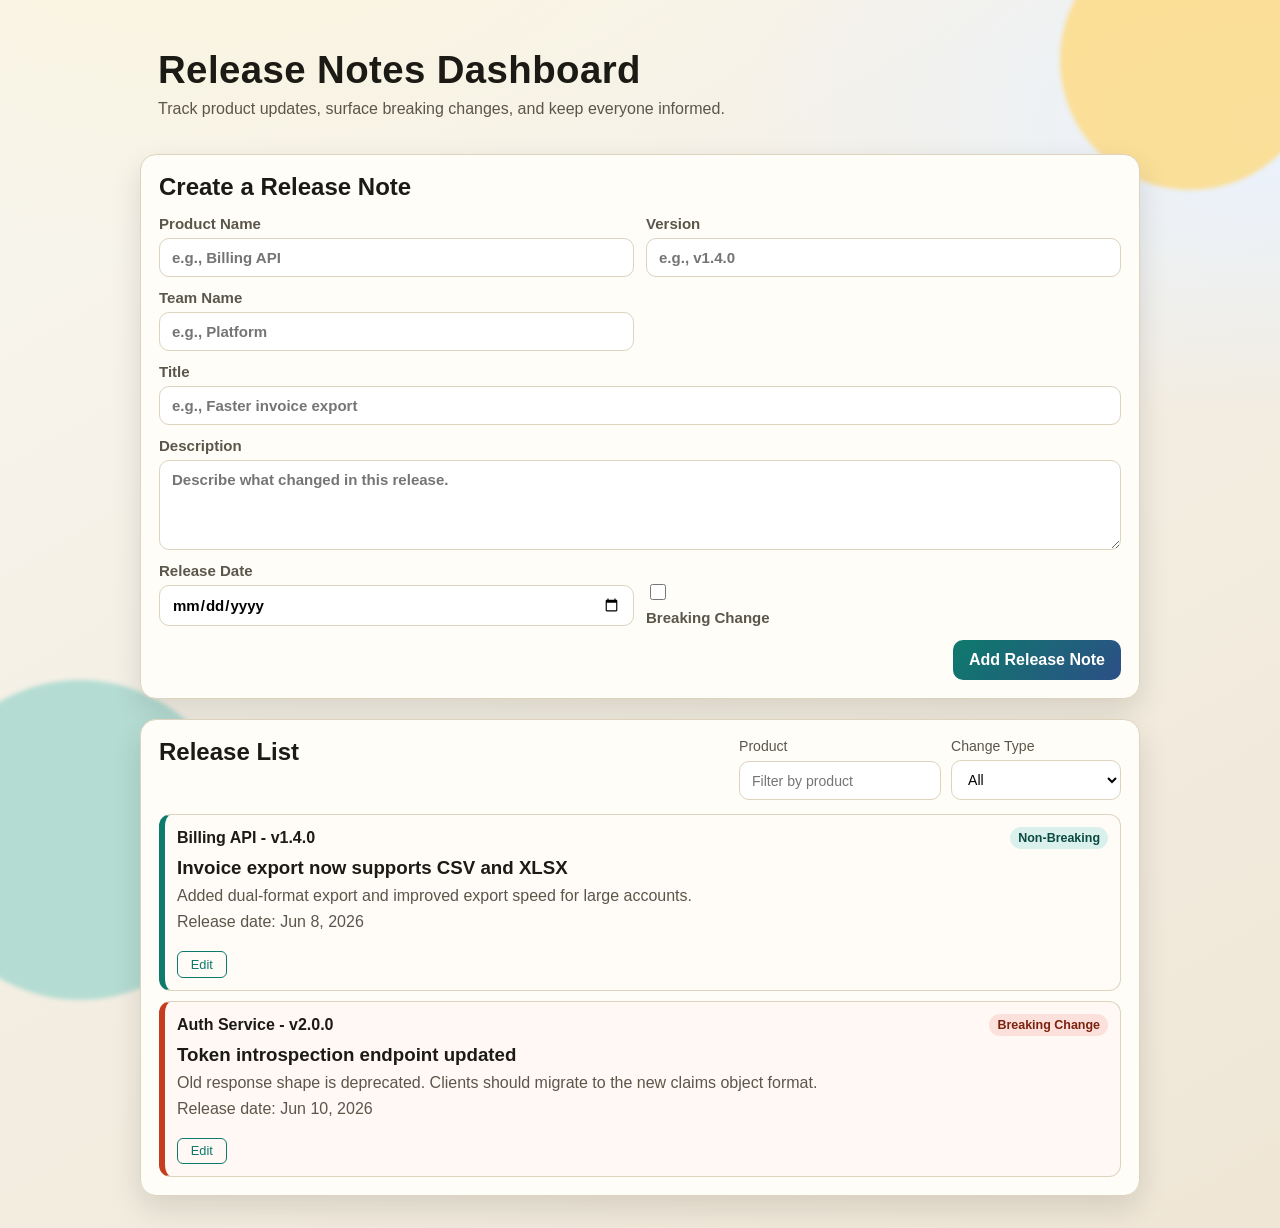
<file: product_release_dashboard/index.html>
<!DOCTYPE html>
<html lang="en">
<head>
  <meta charset="UTF-8" />
  <meta name="viewport" content="width=device-width, initial-scale=1.0" />
  <title>Release Notes Dashboard</title>
  <link rel="stylesheet" href="styles.css" />
</head>
<body>
  <div class="bg-shape bg-shape-1" aria-hidden="true"></div>
  <div class="bg-shape bg-shape-2" aria-hidden="true"></div>

  <main class="container">
    <header class="hero">
      <h1>Release Notes Dashboard</h1>
      <p>Track product updates, surface breaking changes, and keep everyone informed.</p>
    </header>

    <section class="panel" aria-labelledby="create-release-title">
      <h2 id="create-release-title">Create a Release Note</h2>
      <form id="release-form" class="release-form">
        <div id="form-error-summary" class="form-error-summary" role="alert" hidden></div>
        <div class="form-grid">
          <label>
            Product Name
            <input type="text" id="product" name="product" placeholder="e.g., Billing API" aria-describedby="product-error" required />
            <span class="field-error" id="product-error" hidden></span>
          </label>

          <label>
            Version
            <input type="text" id="version" name="version" placeholder="e.g., v1.4.0" aria-describedby="version-error" required />
            <span class="field-error" id="version-error" hidden></span>
          </label>

          <label>
            Team Name
            <input type="text" id="teamName" name="teamName" placeholder="e.g., Platform" />
          </label>

          <label class="span-2">
            Title
            <input type="text" id="title" name="title" placeholder="e.g., Faster invoice export" aria-describedby="title-error" required />
            <span class="field-error" id="title-error" hidden></span>
          </label>

          <label class="span-2">
            Description
            <textarea id="description" name="description" rows="4" placeholder="Describe what changed in this release." aria-describedby="description-error" required></textarea>
            <span class="field-error" id="description-error" hidden></span>
          </label>

          <label>
            Release Date
            <input type="date" id="releaseDate" name="releaseDate" aria-describedby="releaseDate-error" required />
            <span class="field-error" id="releaseDate-error" hidden></span>
          </label>

          <label class="checkbox-row">
            <input type="checkbox" id="breaking" name="breaking" />
            Breaking Change
          </label>
        </div>

        <div class="form-actions">
          <button type="button" id="cancel-edit-btn" class="btn-cancel hidden">Cancel</button>
          <button type="submit" id="submit-btn">Add Release Note</button>
        </div>
      </form>
    </section>

    <section class="panel" aria-labelledby="release-list-title">
      <div class="panel-head">
        <h2 id="release-list-title">Release List</h2>
        <div class="filters">
          <label>
            Product
            <input type="text" id="product-filter" placeholder="Filter by product" />
          </label>
          <label>
            Change Type
            <select id="breaking-filter">
              <option value="all">All</option>
              <option value="breaking">Breaking only</option>
              <option value="non-breaking">Non-breaking only</option>
            </select>
          </label>
        </div>
      </div>

      <div id="release-list" class="release-list" aria-live="polite"></div>
    </section>
  </main>

  <template id="release-card-template">
    <article class="release-card">
      <div class="card-top">
        <p class="product-version"></p>
        <span class="badge"></span>
      </div>
      <h3 class="release-title"></h3>
      <p class="release-description"></p>
      <p class="release-date"></p>
      <div class="card-actions">
        <button type="button" class="btn-edit" data-action="edit">Edit</button>
      </div>
    </article>
  </template>

  <script src="script.js"></script>
</body>
</html>
</file>
<file: product_release_dashboard/styles.css>
:root {
  --bg-1: #f8f6ef;
  --bg-2: #efe6d6;
  --surface: #fffdf8;
  --text: #1c1a14;
  --muted: #5b564a;
  --accent: #0e7a6c;
  --accent-2: #2c4f86;
  --danger: #c63c1f;
  --border: #ddd3bf;
  --shadow: 0 12px 30px rgba(20, 18, 12, 0.12);
}

* {
  box-sizing: border-box;
}

body {
  margin: 0;
  min-height: 100vh;
  color: var(--text);
  font-family: "Segoe UI", Tahoma, Geneva, Verdana, sans-serif;
  background: radial-gradient(1100px 600px at 15% -10%, #faf4dc 0%, transparent 65%),
              radial-gradient(900px 500px at 100% 10%, #e9f2ff 0%, transparent 60%),
              linear-gradient(150deg, var(--bg-1), var(--bg-2));
  position: relative;
  overflow-x: hidden;
}

.bg-shape {
  position: fixed;
  z-index: -1;
  border-radius: 999px;
  filter: blur(2px);
  opacity: 0.75;
}

.bg-shape-1 {
  width: 260px;
  height: 260px;
  background: #ffd878;
  top: -70px;
  right: -40px;
  transform: rotate(16deg);
}

.bg-shape-2 {
  width: 320px;
  height: 320px;
  background: #9fd6cd;
  bottom: -100px;
  left: -80px;
}

.container {
  width: min(1000px, 92vw);
  margin: 32px auto;
  display: grid;
  gap: 20px;
}

.hero {
  padding: 16px 18px;
}

.hero h1 {
  margin: 0 0 8px;
  font-size: clamp(1.8rem, 3vw, 2.6rem);
  letter-spacing: 0.4px;
}

.hero p {
  margin: 0;
  color: var(--muted);
}

.panel {
  background: var(--surface);
  border: 1px solid var(--border);
  border-radius: 16px;
  padding: 18px;
  box-shadow: var(--shadow);
}

.panel h2 {
  margin-top: 0;
  margin-bottom: 14px;
}

.release-form {
  display: grid;
  gap: 14px;
}

.form-grid {
  display: grid;
  grid-template-columns: repeat(2, minmax(0, 1fr));
  gap: 12px;
}

.form-grid label {
  display: grid;
  gap: 6px;
  color: var(--muted);
  font-weight: 600;
  font-size: 0.94rem;
}

.span-2 {
  grid-column: span 2;
}

input,
textarea,
select,
button {
  font: inherit;
}

input[type="text"],
input[type="date"],
textarea,
select {
  width: 100%;
  border: 1px solid var(--border);
  border-radius: 10px;
  padding: 10px 12px;
  background: #fff;
}

input:focus,
textarea:focus,
select:focus {
  outline: 2px solid #8fcfc4;
  border-color: var(--accent);
}

.checkbox-row {
  display: flex;
  align-items: center;
  gap: 8px;
  align-self: end;
}

.checkbox-row input {
  width: 16px;
  height: 16px;
}

.form-actions {
  display: flex;
  justify-content: flex-end;
}

button {
  border: 0;
  border-radius: 10px;
  padding: 11px 16px;
  color: #fff;
  background: linear-gradient(130deg, var(--accent), var(--accent-2));
  cursor: pointer;
  font-weight: 700;
  transition: transform 0.15s ease, filter 0.2s ease;
}

button:hover {
  transform: translateY(-1px);
  filter: brightness(1.03);
}

.panel-head {
  display: flex;
  justify-content: space-between;
  align-items: flex-start;
  gap: 14px;
  flex-wrap: wrap;
}

.filters {
  display: flex;
  gap: 10px;
  flex-wrap: wrap;
}

.filters label {
  display: grid;
  gap: 6px;
  font-size: 0.88rem;
  color: var(--muted);
  min-width: 170px;
}

.release-list {
  margin-top: 14px;
  display: grid;
  gap: 10px;
}

.release-card {
  border: 1px solid var(--border);
  border-left: 6px solid var(--accent);
  border-radius: 12px;
  background: #fffcf7;
  padding: 12px;
  display: grid;
  gap: 8px;
}

.release-card.breaking {
  border-left-color: var(--danger);
  background: #fff8f5;
}

.card-top {
  display: flex;
  justify-content: space-between;
  align-items: center;
  gap: 12px;
}

.product-version {
  margin: 0;
  font-weight: 700;
}

.badge {
  border-radius: 999px;
  padding: 4px 8px;
  font-size: 0.78rem;
  font-weight: 700;
}

.badge.breaking {
  background: #fce0db;
  color: #7b220f;
}

.badge.safe {
  background: #d9f0ec;
  color: #0a4a41;
}

.release-title {
  margin: 0;
}

.release-description,
.release-date {
  margin: 0;
  color: var(--muted);
}

.empty-state {
  margin: 0;
  color: var(--muted);
  border: 1px dashed var(--border);
  border-radius: 10px;
  padding: 14px;
  text-align: center;
}

@media (max-width: 760px) {
  .container {
    width: min(1000px, 95vw);
    margin: 18px auto;
  }

  .form-grid {
    grid-template-columns: 1fr;
  }

  .span-2 {
    grid-column: auto;
  }

  .form-actions {
    justify-content: stretch;
  }

  .form-actions button {
    width: 100%;
  }
}

/* Edit feature */
.card-actions {
  margin-top: 0.75rem;
  display: flex;
  gap: 0.5rem;
}

.btn-edit {
  padding: 0.3rem 0.8rem;
  font-size: 0.8rem;
  font-weight: 500;
  border: 1px solid var(--accent);
  color: var(--accent);
  background: transparent;
  border-radius: 6px;
  cursor: pointer;
  transition: background 0.15s, color 0.15s;
}

.btn-edit:hover {
  background: var(--accent);
  color: #fff;
}

.btn-cancel {
  padding: 0.55rem 1.2rem;
  font-size: 0.95rem;
  font-weight: 500;
  border: 1px solid var(--border);
  color: var(--muted);
  background: transparent;
  border-radius: 8px;
  cursor: pointer;
  transition: background 0.15s, color 0.15s;
}

.btn-cancel:hover {
  background: var(--border);
  color: var(--text);
}

.hidden {
  display: none !important;
}

/* CS-50: Validation error styles */
.form-error-summary {
  background: #fce8e4;
  color: var(--danger);
  border: 1px solid #f0b9b1;
  border-radius: 8px;
  padding: 10px 14px;
  font-size: 0.9rem;
  font-weight: 600;
  margin-bottom: 4px;
}

.field-error {
  color: var(--danger);
  font-size: 0.82rem;
  font-weight: 500;
  margin-top: 2px;
}

input.invalid,
textarea.invalid,
select.invalid {
  border-color: var(--danger);
  outline-color: #f0b9b1;
}

input.invalid:focus,
textarea.invalid:focus,
select.invalid:focus {
  outline: 2px solid #f0b9b1;
  border-color: var(--danger);
}
</file>
